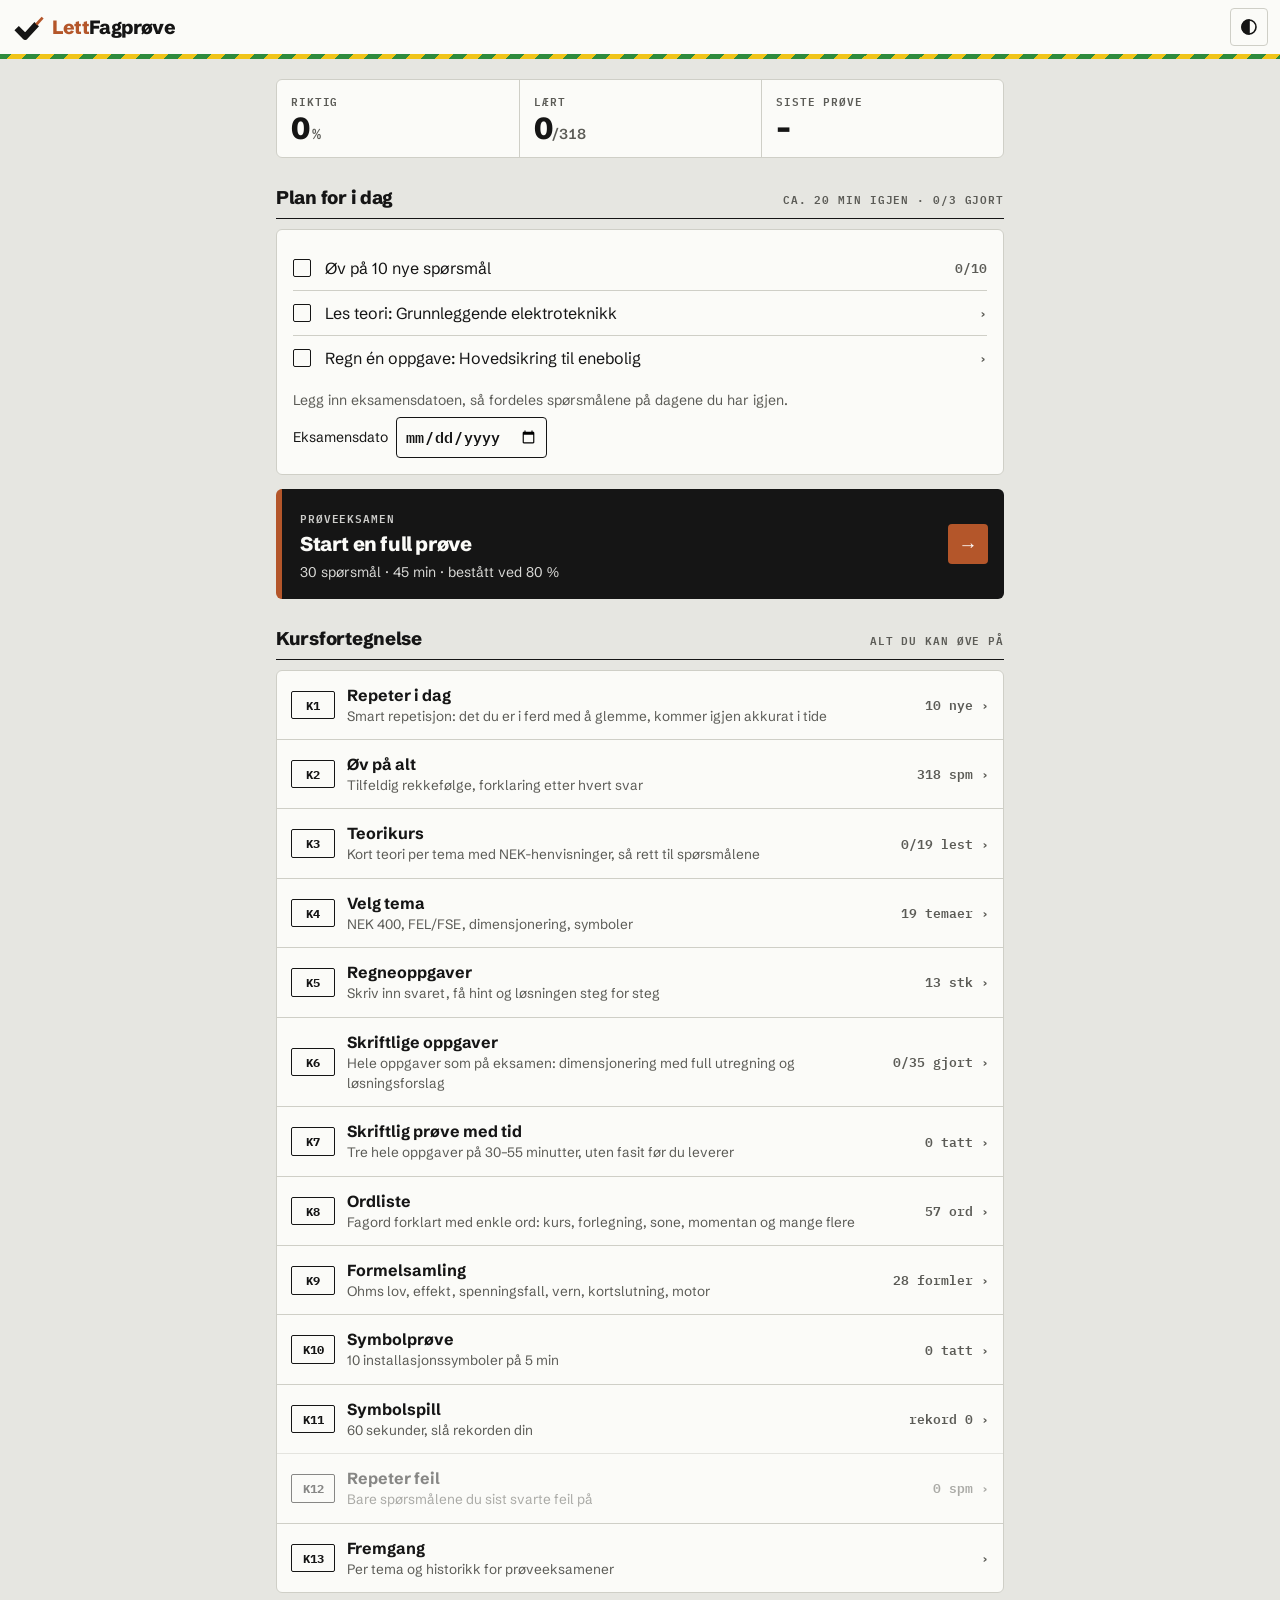
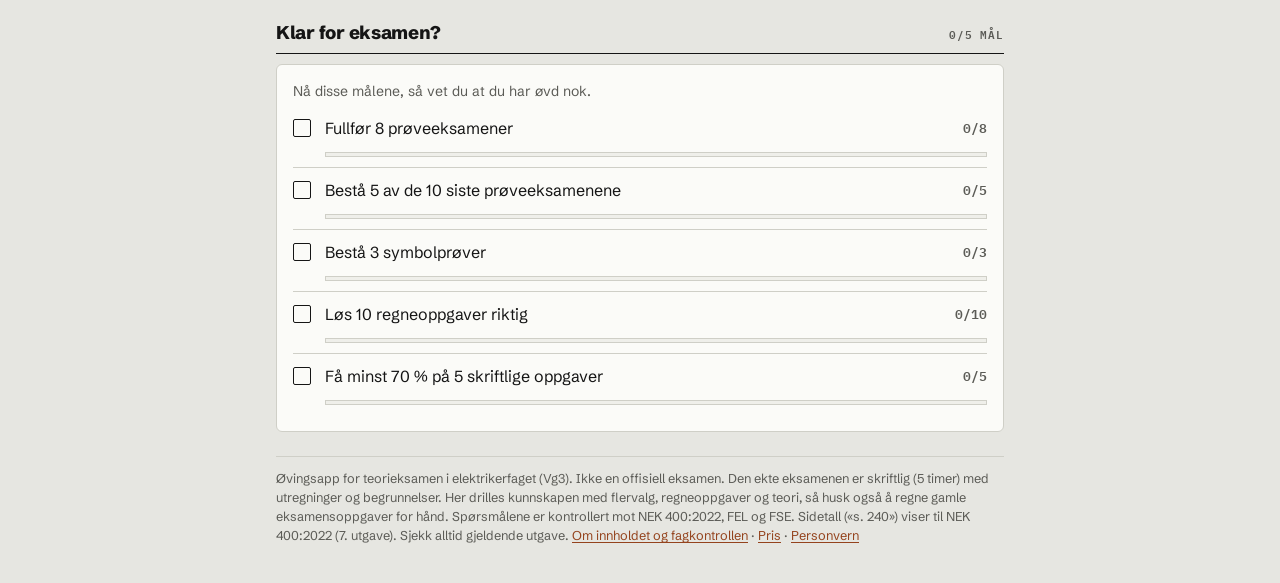
<file: index.html>
<!doctype html>
<html lang="no">
<head>
  <meta charset="utf-8">
  <meta name="viewport" content="width=device-width, initial-scale=1, viewport-fit=cover">
  <title>LettFagprøve – øv til teorieksamen i elektrikerfaget</title>
  <meta name="description" content="Øv til teorieksamen før fagprøven i elektrikerfaget: flervalg, regneoppgaver og prøveeksamen.">
  <meta name="theme-color" content="#e6e6e1">
  <meta name="robots" content="noindex">
  <link rel="manifest" href="manifest.webmanifest">
  <link rel="icon" href="ikoner/ikon.svg" type="image/svg+xml">
  <link rel="apple-touch-icon" href="ikoner/ikon-192.png">
  <meta name="apple-mobile-web-app-capable" content="yes">
  <meta name="apple-mobile-web-app-title" content="LettFagprøve">
  <link rel="stylesheet" href="css/stil.css">
</head>
<body>
  <header class="topp">
    <button class="tilbake" id="tilbake" aria-label="Tilbake" hidden>‹</button>
    <a class="logo" href="#/" aria-label="LettFagprøve – til forsiden"><svg viewBox="78 108 352 282" aria-hidden="true"><path d="M118,262 L212,356 L338.7,217.4" fill="none" stroke="currentColor" stroke-width="68" stroke-linejoin="round"/><path d="M334.7,221.8 L404,146" fill="none" stroke="var(--kobber)" stroke-width="30"/></svg></a>
    <h1 id="tittel">LettFagprøve</h1>
    <button class="tema" id="tema" aria-label="Bytt lyst/mørkt tema" title="Lyst/mørkt"><svg viewBox="0 0 20 20" fill="none" stroke="currentColor" stroke-width="1.6"><circle cx="10" cy="10" r="7"/><path d="M10 3a7 7 0 0 0 0 14z" fill="currentColor"/></svg></button>
  </header>
  <main id="app" tabindex="-1"></main>
  <noscript>LettFagprøve trenger JavaScript.</noscript>

  <!-- Innhold: rediger disse filene for å endre spørsmål og oppgaver -->
  <script src="data/innstillinger.js"></script>
  <script src="data/symboler.js"></script>
  <script src="data/bilder.js"></script>
  <script src="data/sporsmal.js"></script>
  <script src="data/regneoppgaver.js"></script>
  <script src="data/formler.js"></script>
  <script src="data/kurs.js"></script>
  <script src="data/forsta.js"></script>
  <script src="data/skriftlig.js"></script>
  <script src="data/ordliste.js"></script>
  <script src="data/hvorfor.js"></script>
  <script src="js/app.js"></script>
</body>
</html>
</file>
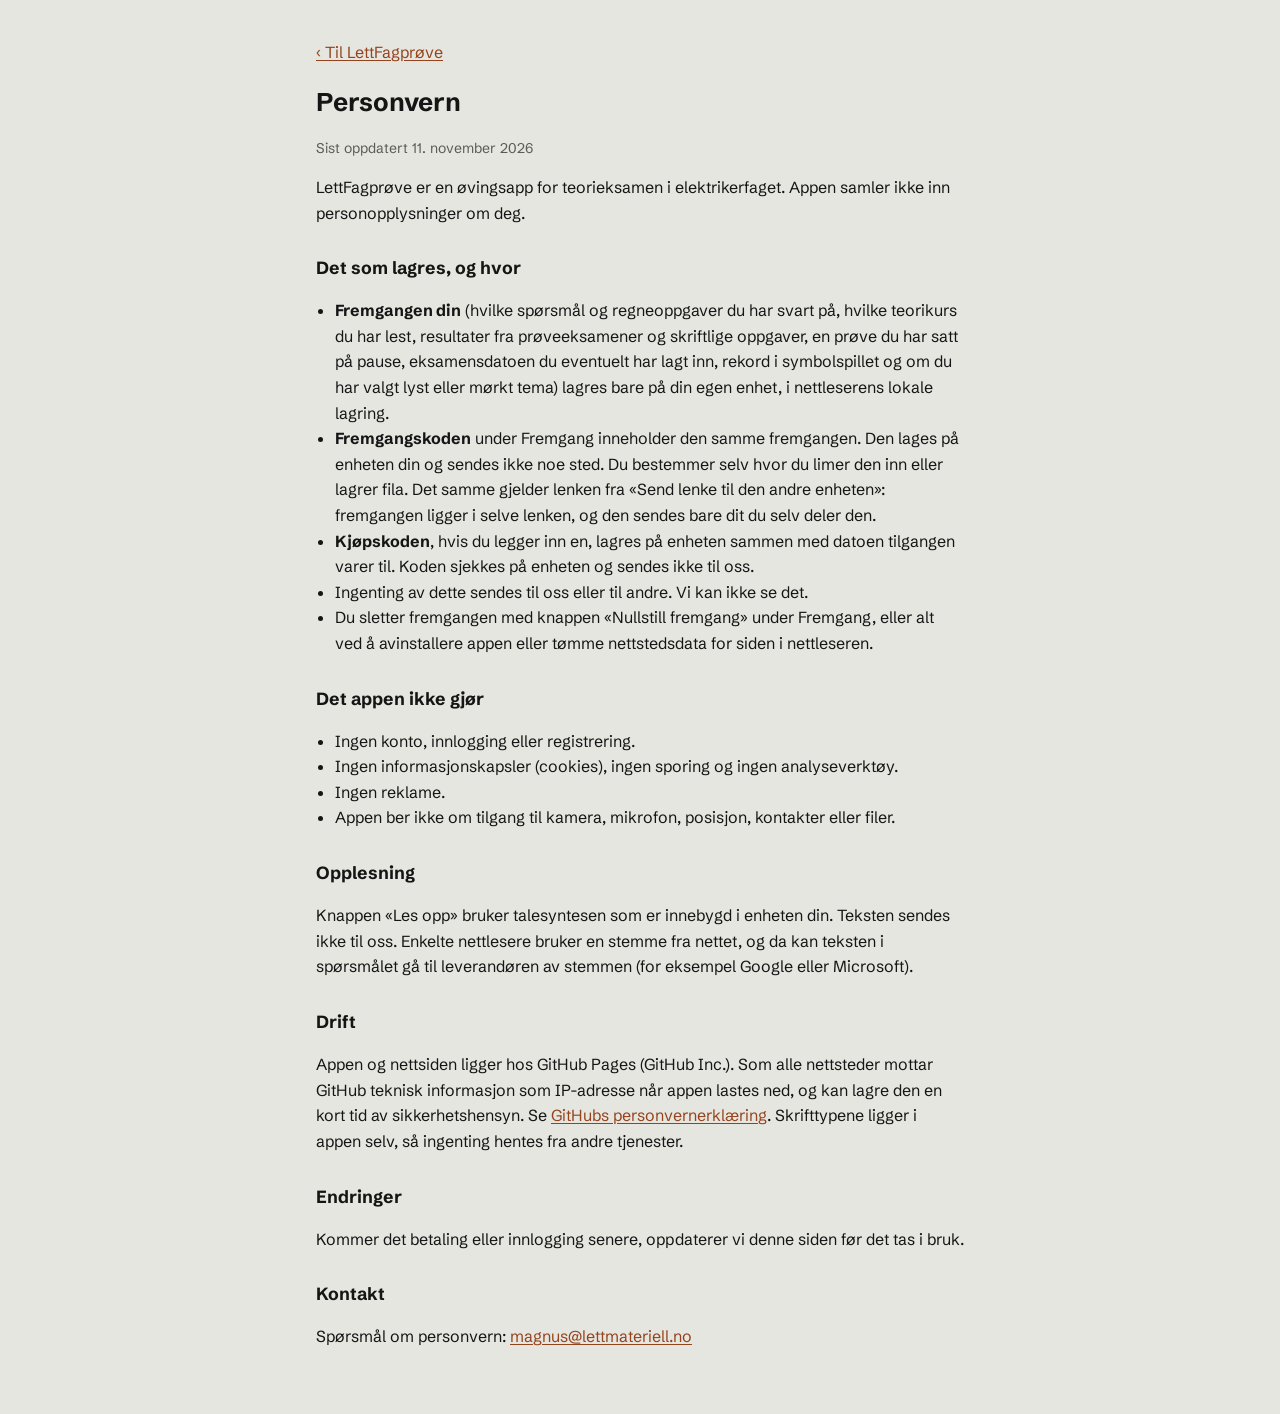
<file: personvern.html>
<!doctype html>
<html lang="no">
<head>
  <meta charset="utf-8">
  <meta name="viewport" content="width=device-width, initial-scale=1">
  <title>Personvern – LettFagprøve</title>
  <meta name="theme-color" content="#e6e6e1">
  <link rel="icon" href="ikoner/ikon.svg" type="image/svg+xml">
  <link rel="stylesheet" href="css/stil.css">
  <style>
    .side { max-width: 680px; margin: 0 auto; padding: 24px 16px 48px; line-height: 1.6; }
    .side h1 { font-size: 1.6rem; margin: 0 0 4px; }
    .side h2 { font-size: 1.1rem; margin: 28px 0 6px; }
    .side ul { padding-left: 1.2em; }
  </style>
</head>
<body>
  <main class="side">
    <p><a href="./">‹ Til LettFagprøve</a></p>
    <h1>Personvern</h1>
    <p class="dempet liten">Sist oppdatert 11. november 2026</p>

    <p>LettFagprøve er en øvingsapp for teorieksamen i elektrikerfaget. Appen samler ikke inn personopplysninger om deg.</p>

    <h2>Det som lagres, og hvor</h2>
    <ul>
      <li><strong>Fremgangen din</strong> (hvilke spørsmål og regneoppgaver du har svart på, hvilke teorikurs du har lest, resultater fra prøveeksamener og skriftlige oppgaver, en prøve du har satt på pause, eksamensdatoen du eventuelt har lagt inn, rekord i symbolspillet og om du har valgt lyst eller mørkt tema) lagres bare på din egen enhet, i nettleserens lokale lagring.</li>
      <li><strong>Fremgangskoden</strong> under Fremgang inneholder den samme fremgangen. Den lages på enheten din og sendes ikke noe sted. Du bestemmer selv hvor du limer den inn eller lagrer fila. Det samme gjelder lenken fra «Send lenke til den andre enheten»: fremgangen ligger i selve lenken, og den sendes bare dit du selv deler den.</li>
      <li><strong>Kjøpskoden</strong>, hvis du legger inn en, lagres på enheten sammen med datoen tilgangen varer til. Koden sjekkes på enheten og sendes ikke til oss.</li>
      <li>Ingenting av dette sendes til oss eller til andre. Vi kan ikke se det.</li>
      <li>Du sletter fremgangen med knappen «Nullstill fremgang» under Fremgang, eller alt ved å avinstallere appen eller tømme nettstedsdata for siden i nettleseren.</li>
    </ul>

    <h2>Det appen ikke gjør</h2>
    <ul>
      <li>Ingen konto, innlogging eller registrering.</li>
      <li>Ingen informasjonskapsler (cookies), ingen sporing og ingen analyseverktøy.</li>
      <li>Ingen reklame.</li>
      <li>Appen ber ikke om tilgang til kamera, mikrofon, posisjon, kontakter eller filer.</li>
    </ul>

    <h2>Opplesning</h2>
    <p>Knappen «Les opp» bruker talesyntesen som er innebygd i enheten din. Teksten sendes ikke til oss. Enkelte nettlesere bruker en stemme fra nettet, og da kan teksten i spørsmålet gå til leverandøren av stemmen (for eksempel Google eller Microsoft).</p>

    <h2>Drift</h2>
    <p>Appen og nettsiden ligger hos GitHub Pages (GitHub Inc.). Som alle nettsteder mottar GitHub teknisk informasjon som IP-adresse når appen lastes ned, og kan lagre den en kort tid av sikkerhetshensyn. Se <a href="https://docs.github.com/site-policy/privacy-policies/github-general-privacy-statement">GitHubs personvernerklæring</a>. Skrifttypene ligger i appen selv, så ingenting hentes fra andre tjenester.</p>

    <h2>Endringer</h2>
    <p>Kommer det betaling eller innlogging senere, oppdaterer vi denne siden før det tas i bruk.</p>

    <h2>Kontakt</h2>
    <p>Spørsmål om personvern: <a href="mailto:magnus@lettmateriell.no">magnus@lettmateriell.no</a></p>
  </main>
</body>
</html>
</file>
<file: css/stil.css>
@font-face { font-family: "Schibsted Grotesk"; font-style: normal; font-weight: 400; font-display: swap; src: url("../fonter/schibsted-grotesk-latin-400-normal.woff2") format("woff2"); }
@font-face { font-family: "Schibsted Grotesk"; font-style: normal; font-weight: 600; font-display: swap; src: url("../fonter/schibsted-grotesk-latin-600-normal.woff2") format("woff2"); }
@font-face { font-family: "Schibsted Grotesk"; font-style: normal; font-weight: 700; font-display: swap; src: url("../fonter/schibsted-grotesk-latin-700-normal.woff2") format("woff2"); }
@font-face { font-family: "Schibsted Grotesk"; font-style: normal; font-weight: 800; font-display: swap; src: url("../fonter/schibsted-grotesk-latin-800-normal.woff2") format("woff2"); }
@font-face { font-family: "IBM Plex Mono"; font-style: normal; font-weight: 400; font-display: swap; src: url("../fonter/ibm-plex-mono-latin-400-normal.woff2") format("woff2"); }
@font-face { font-family: "IBM Plex Mono"; font-style: normal; font-weight: 600; font-display: swap; src: url("../fonter/ibm-plex-mono-latin-600-normal.woff2") format("woff2"); }
@font-face { font-family: "IBM Plex Mono"; font-style: normal; font-weight: 700; font-display: swap; src: url("../fonter/ibm-plex-mono-latin-700-normal.woff2") format("woff2"); }

/* LettFagprøve – stil.
   Uttrykk: tavleskap og merkelapper. Lys grå som et tavleskap (RAL 7035), hvite flater som
   modulfronter, svarte knapper, kobber som eneste aksentfarge. Skarpe streker i stedet for myke skygger.
   Signatur: grønn/gul PE-stripe under toppen. K-numre og temakoder ser ut som tavlemerking.
   Fargene står som variabler her øverst. Tidligere versjon: nek-kilde/stil-backup-morkt.css */
:root {
  --bg: #e6e6e1;          /* tavleskap, lys grå */
  --flate: #fbfbf8;       /* modulfront */
  --flate-2: #efefea;     /* svak bakgrunn i felt */
  --tekst: #151515;
  --dempet: #5b5b56;
  --linje: #cfcfc7;
  --linje-sterk: #151515;
  --primar: #151515;      /* knapper: svart */
  --primar-tekst: #fbfbf8;
  --knapp-tekst: #fff;     /* tekst på grønn, rød og kobber */
  --kobber: #b4562a;      /* aksent: kobberleder */
  --kobber-svak: #f3e3d8;
  --lenke: #94431d;
  --gul: #f0c419;         /* PE-gul */
  --gronn: #2e8b3d;       /* PE-grønn */
  --riktig: #287236;
  --riktig-bg: #e3efe1;
  --feil: #bf3128;
  --feil-bg: #f6e1de;
  --topp: #fbfbf8;
  --topp-tekst: #151515;
  --mono: "IBM Plex Mono", ui-monospace, Consolas, monospace;
  --sans: "Schibsted Grotesk", "Segoe UI", system-ui, sans-serif;
  --r: 6px;
  --r-s: 4px;
  color-scheme: light;
}
/* Mørkt tema bare når brukeren velger det med knappen (lyst er standard). */
:root[data-theme="dark"] {
  --bg: #141515; --flate: #1c1d1d; --flate-2: #252626; --tekst: #ecebe5; --dempet: #a09f98;
  --linje: #34352f; --linje-sterk: #ecebe5; --primar: #ecebe5; --primar-tekst: #141515; --knapp-tekst: #141515;
  --kobber: #e08a5c; --kobber-svak: #3a2519; --lenke: #eea27a;
  --riktig: #73c47f; --riktig-bg: #18291a; --feil: #f0857b; --feil-bg: #2e1715;
  --topp: #1c1d1d; --topp-tekst: #ecebe5;
  color-scheme: dark;
}

* { box-sizing: border-box; }
html, body { margin: 0; }
body {
  background: var(--bg); color: var(--tekst);
  font: 16px/1.5 var(--sans);
  min-height: 100dvh;
  padding-bottom: env(safe-area-inset-bottom);
  -webkit-font-smoothing: antialiased;
}
button { font: inherit; color: inherit; }
a { color: var(--lenke); text-underline-offset: 2px; }
a.knapp, a.kategori, a.rad-lenke { color: inherit; text-decoration: none; }
:focus-visible { outline: 2px solid var(--kobber); outline-offset: 2px; }

/* ---------- Topp med PE-stripe ---------- */
.topp {
  position: sticky; top: 0; z-index: 5;
  display: flex; align-items: center; gap: 6px;
  padding: calc(8px + env(safe-area-inset-top)) 12px 8px;
  background: var(--topp); color: var(--topp-tekst);
  border-bottom: 5px solid transparent;
  border-image: repeating-linear-gradient(135deg, var(--gronn) 0 10px, var(--gul) 10px 20px) 5;
}
.topp h1 {
  flex: 1; margin: 0; min-width: 0;
  font-size: 1.2rem; font-weight: 800; letter-spacing: -.02em;
  white-space: nowrap; overflow: hidden; text-overflow: ellipsis;
}
.topp button {
  background: transparent; border: 1.5px solid var(--linje); color: inherit; cursor: pointer;
  width: 38px; height: 38px; border-radius: var(--r-s); font-size: 1.3rem; line-height: 1;
  display: grid; place-items: center;
}
.topp button:hover { border-color: var(--linje-sterk); }
.topp button[hidden] { display: none; }
.topp button svg { width: 20px; height: 20px; }
.topp .logo { display: grid; place-items: center; width: 34px; height: 34px; color: var(--topp-tekst); flex: 0 0 auto; }
.topp .logo svg { width: 32px; height: 26px; }
.topp h1 .lett { color: var(--kobber); }

main { max-width: 760px; margin: 0 auto; padding: 20px 16px 30px; outline: none; }

/* ---------- Byggeklosser ---------- */
.kort {
  background: var(--flate); border: 1.5px solid var(--linje); border-radius: var(--r);
  padding: 16px; margin-bottom: 14px;
}
.dempet { color: var(--dempet); }
.liten { font-size: .875rem; }
.etikett { font: 600 .7rem/1.2 var(--mono); letter-spacing: .08em; text-transform: uppercase; color: var(--dempet); }
.seksjon-tittel {
  display: flex; justify-content: space-between; align-items: baseline; gap: 8px;
  margin: 26px 0 10px; padding-bottom: 6px; border-bottom: 1.5px solid var(--linje-sterk);
}
.seksjon-tittel h2 { margin: 0; font-size: 1.15rem; font-weight: 800; letter-spacing: -.015em; }
.helt { text-align: left; padding: 20px 16px; }
.helt .stor { font: 800 2.9rem/1 var(--sans); letter-spacing: -.04em; margin-bottom: 6px; font-variant-numeric: tabular-nums; }

.knapp {
  display: flex; align-items: center; justify-content: center; gap: 8px;
  width: 100%; min-height: 48px; padding: 12px 16px; margin: 10px 0 0;
  border: 1.5px solid var(--linje-sterk); border-radius: var(--r-s); background: var(--flate);
  cursor: pointer; font-weight: 700; text-align: center;
}
.knapp:hover { background: var(--flate-2); }
.knapp.primar { background: var(--primar); color: var(--primar-tekst); border-color: var(--primar); }
.knapp.primar:hover { background: var(--primar); box-shadow: inset 0 -3px 0 var(--kobber); }
.knapp:disabled { opacity: .45; cursor: default; }
a.knapp.primar { color: var(--primar-tekst); }

/* ---------- Forside ---------- */
.status {
  display: grid; grid-template-columns: repeat(3, 1fr);
  border: 1.5px solid var(--linje); border-radius: var(--r); background: var(--flate);
}
.status > div { padding: 14px 14px 12px; border-left: 1.5px solid var(--linje); }
.status > div:first-child { border-left: 0; }
.status .verdi { font: 800 1.9rem/1.05 var(--sans); letter-spacing: -.04em; margin-top: 6px; font-variant-numeric: tabular-nums; }
.status .verdi small { font-size: .9rem; color: var(--dempet); font-weight: 600; letter-spacing: 0; }
@media (max-width: 420px) { .status .verdi { font-size: 1.4rem; } .status > div { padding: 12px 10px; } }

.start-eksamen {
  display: flex; align-items: center; gap: 14px; margin-top: 14px; padding: 16px 16px 16px 18px;
  background: var(--primar); color: var(--primar-tekst); border-radius: var(--r); text-decoration: none;
  border-left: 6px solid var(--kobber);
}
.start-eksamen .tekst { flex: 1; }
.start-eksamen strong { display: block; font-size: 1.25rem; font-weight: 800; letter-spacing: -.02em; }
.start-eksamen .pil {
  font: 700 1.2rem var(--mono); width: 40px; height: 40px; border-radius: var(--r-s);
  display: grid; place-items: center; background: var(--kobber); color: var(--knapp-tekst); transition: transform .15s;
}
.start-eksamen:hover .pil { transform: translateX(3px); }

/* Menyen som kursfortegnelse, K-numrene som tavlemerking */
.kurser { border: 1.5px solid var(--linje); border-radius: var(--r); background: var(--flate); }
.kurs-rad {
  display: grid; grid-template-columns: 44px 1fr auto; align-items: center; gap: 12px;
  padding: 12px 14px; border-top: 1.5px solid var(--linje); color: inherit; text-decoration: none;
}
.kurs-rad:first-child { border-top: 0; }
.kurs-rad:hover { background: var(--flate-2); }
.kurs-rad:hover .kurs-nr { background: var(--kobber); border-color: var(--kobber); color: var(--knapp-tekst); }
.kurs-rad[aria-disabled="true"] { opacity: .5; pointer-events: none; }
.kurs-nr {
  font: 700 .78rem/1 var(--mono); text-align: center; padding: 7px 0;
  border: 1.5px solid var(--linje-sterk); border-radius: 2px; background: var(--flate);
}
.kurs-rad .navn { font-weight: 700; }
.kurs-rad .navn small { display: block; font-weight: 400; color: var(--dempet); font-size: .85rem; }
.kurs-rad .hoyre { font: 600 .82rem var(--mono); color: var(--dempet); white-space: nowrap; }

/* ---------- Temaliste ---------- */
.kategori {
  display: grid; grid-template-columns: 64px 1fr auto; align-items: center; gap: 12px; width: 100%;
  padding: 12px 14px; margin: 0; text-align: left; color: inherit;
  border: 1.5px solid var(--linje); border-top: 0; background: var(--flate); cursor: pointer;
}
.kategori:first-child { border-top: 1.5px solid var(--linje); border-radius: var(--r) var(--r) 0 0; }
.kategori:last-child { border-radius: 0 0 var(--r) var(--r); }
.kategori:hover { background: var(--flate-2); }
.kategori .ikon, .kode {
  font: 700 .72rem/1 var(--mono); letter-spacing: .02em; text-align: center;
  padding: 6px 4px; border: 1.5px solid var(--linje-sterk); border-radius: 2px; white-space: nowrap; background: var(--flate);
}
.kategori .navn { font-weight: 700; min-width: 0; }
.kategori .pil { font-family: var(--mono); color: var(--dempet); }
.stolpe { height: 5px; background: var(--flate-2); border: 1px solid var(--linje); overflow: hidden; margin-top: 7px; }
.stolpe > span { display: block; height: 100%; background: var(--kobber); }
.stolpe.svak > span { background: var(--feil); }

/* ---------- Spørsmål ---------- */
.fremdrift {
  display: flex; justify-content: space-between; align-items: center; gap: 8px; margin-bottom: 10px;
  font: 600 .8rem var(--mono); color: var(--dempet);
}
.timer { font: 700 1rem var(--mono); color: var(--tekst); padding: 2px 8px; border: 1.5px solid var(--linje-sterk); border-radius: 2px; background: var(--flate); }
.timer.lite { color: var(--feil); border-color: var(--feil); }

.spm-topp { display: flex; justify-content: space-between; align-items: center; gap: 8px; min-height: 30px; margin-bottom: 4px; }
.sporsmal { font-size: 1.22rem; font-weight: 700; line-height: 1.38; margin: 6px 0 16px; letter-spacing: -.01em; }

.alternativ {
  display: flex; align-items: flex-start; gap: 12px; width: 100%; text-align: left;
  padding: 12px; margin: 0 0 8px; color: var(--tekst);
  border: 1.5px solid var(--linje); border-radius: var(--r-s); background: var(--flate); cursor: pointer;
  line-height: 1.4;
}
.alternativ:hover:not(:disabled) { border-color: var(--linje-sterk); }
.alternativ.valgt { border-color: var(--linje-sterk); box-shadow: inset 4px 0 0 var(--kobber); }
.alternativ.riktig { border-color: var(--riktig); background: var(--riktig-bg); }
.alternativ.feil { border-color: var(--feil); background: var(--feil-bg); }
.alternativ:disabled { cursor: default; }
.bokstav {
  flex: 0 0 auto; width: 26px; height: 26px; border: 1.5px solid var(--linje-sterk); border-radius: 2px;
  display: inline-flex; align-items: center; justify-content: center;
  font: 700 .8rem var(--mono); color: var(--tekst); margin-top: -1px;
}
.alternativ.valgt .bokstav { background: var(--primar); border-color: var(--primar); color: var(--primar-tekst); }
.alternativ.riktig .bokstav { background: var(--riktig); border-color: var(--riktig); color: var(--knapp-tekst); }
.alternativ.feil .bokstav { background: var(--feil); border-color: var(--feil); color: var(--knapp-tekst); }

.forklaring { border-left: 4px solid var(--linje-sterk); padding: 10px 12px; margin-top: 12px; background: var(--flate-2); }
.forklaring.riktig { border-color: var(--riktig); }
.forklaring.feil { border-color: var(--feil); }

.lyd {
  border: 1.5px solid var(--linje); background: transparent; color: var(--tekst); border-radius: 2px;
  height: 30px; padding: 0 8px; font: 600 .75rem var(--mono); cursor: pointer; flex: 0 0 auto;
  display: inline-flex; align-items: center; gap: 6px;
}
.lyd:hover { border-color: var(--linje-sterk); }
.lyd svg { width: 15px; height: 15px; }
.spm-id { font: .7rem var(--mono); color: var(--dempet); text-align: right; margin-top: 10px; }
.resultat-liste .spm-id { display: inline; margin-left: 6px; }
.tips { text-align: left; margin: 10px 0 0; font-family: var(--mono); font-size: .72rem; }
@media (hover: none) { .tips { display: none; } }

/* Figurer (installasjonssymboler) */
.figur { display: flex; justify-content: center; margin: 4px 0 12px; padding: 10px; color: var(--tekst);
  background: var(--flate-2); border: 1.5px dashed var(--linje); }
.figur svg { width: 120px; height: 120px; }
.figur.liten-figur { justify-content: flex-start; margin: 6px 0; padding: 4px; background: transparent; border: 0; }
.figur.liten-figur svg { width: 60px; height: 60px; }

/* Regneoppgaver */
.felt { display: flex; gap: 8px; align-items: center; margin-top: 10px; }
.felt input {
  flex: 1; min-width: 0; min-height: 48px; padding: 10px 12px; font: 600 1.1rem var(--mono); color: inherit;
  border: 1.5px solid var(--linje-sterk); border-radius: var(--r-s); background: var(--flate);
}
.felt input:focus { outline: none; box-shadow: inset 0 -3px 0 var(--kobber); }
.felt .enhet { font: 700 1rem var(--mono); }
.losning ol { padding-left: 20px; margin: 8px 0 0; }
.losning li { margin-bottom: 4px; font-family: var(--mono); font-size: .88rem; }
code, .formel { font-family: var(--mono); background: var(--flate-2); padding: 1px 5px; border-radius: 2px; }

/* Prøveeksamen: oversikt */
.meny { display: grid; grid-template-columns: 1fr 1fr; gap: 8px; }
.meny .knapp { margin: 0; }
.oversikt { margin-top: 14px; }
.oversikt summary { cursor: pointer; font-weight: 700; }
.nav-rutenett { display: grid; grid-template-columns: repeat(auto-fill, minmax(40px, 1fr)); gap: 4px; margin-top: 12px; }
.nr { height: 36px; border-radius: 2px; border: 1.5px solid var(--linje); background: var(--flate); color: var(--tekst); cursor: pointer; font: 600 .8rem var(--mono); }
.nr.besvart { background: var(--primar); border-color: var(--primar); color: var(--primar-tekst); }
.nr.aktiv { outline: 2px solid var(--kobber); outline-offset: 1px; }

/* Resultater */
.resultat-liste .rad { padding: 12px 0; border-top: 1.5px solid var(--linje); }
.merke { display: inline-block; padding: 2px 6px; border-radius: 2px; font: 600 .72rem var(--mono); text-transform: uppercase; letter-spacing: .04em; }
.merke.riktig { background: var(--riktig-bg); color: var(--riktig); }
.merke.feil { background: var(--feil-bg); color: var(--feil); }

/* «Klar for eksamen?» som sjekkliste */
.klar-rad { display: grid; grid-template-columns: 22px 1fr auto; gap: 10px; align-items: center; padding: 10px 0; border-top: 1.5px solid var(--linje); }
.klar-rad:first-of-type { border-top: 0; }
.boks { width: 18px; height: 18px; border: 1.5px solid var(--linje-sterk); border-radius: 2px; display: grid; place-items: center; font-size: .75rem; }
.klar-rad.ok .boks { background: var(--riktig); border-color: var(--riktig); color: var(--knapp-tekst); }
.klar-rad .teller { font: 600 .8rem var(--mono); color: var(--dempet); }
.klar-rad .stolpe { grid-column: 2 / 4; margin-top: 2px; }

/* Graf */
.graf { width: 100%; height: auto; margin-top: 10px; display: block; }
.graf .krav-linje { stroke: var(--dempet); stroke-dasharray: 4 3; stroke-width: 1; }
.graf .graf-tekst { fill: var(--dempet); font-size: 9px; font-family: var(--mono); }
.graf .soyle-ok { fill: var(--riktig); }
.graf .soyle-feil { fill: var(--feil); }

.info { font-size: .8rem; color: var(--dempet); margin: 24px 0 8px; padding-top: 12px; border-top: 1.5px solid var(--linje); }

/* Foto i spørsmål (data/bilder.js) */
.foto { margin: 4px 0 14px; border: 1.5px solid var(--linje); background: var(--flate-2); }
.foto img { display: block; width: 100%; max-height: 300px; object-fit: contain; background: #fff; }
.foto figcaption { font: .68rem var(--mono); color: var(--dempet); padding: 6px 8px; border-top: 1.5px solid var(--linje); }
.foto figcaption a { color: inherit; }
.foto.liten-foto { width: 110px; margin: 6px 0; }
.foto.liten-foto img { max-height: 80px; }

/* Formelsamling og hint */
.formel-kort { padding: 12px 0; border-bottom: 1.5px solid var(--linje); }
.formel-kort:last-child { border-bottom: 0; padding-bottom: 0; }
.forklaring .formel-kort { padding: 10px 0; }
.formel-navn { font: 600 .72rem var(--mono); text-transform: uppercase; letter-spacing: .07em; color: var(--dempet); }
.formel-hoved { font-family: var(--mono); font-size: 1.15rem; font-weight: 700; margin: 4px 0; overflow-wrap: anywhere; }
.formel-variant { font-family: var(--mono); font-size: .92rem; margin: 2px 0; overflow-wrap: anywhere; }
.forklaring.hint { border-color: var(--kobber); background: var(--kobber-svak); }
.sok {
  width: 100%; padding: 12px 14px; font: inherit; color: inherit; background: var(--flate);
  border: 1.5px solid var(--linje-sterk); border-radius: var(--r-s);
}
.sok:focus { outline: none; box-shadow: inset 0 -3px 0 var(--kobber); }

/* Teorikurs (data/kurs.js) */
.kurs-ingress { font-size: 1.08rem; line-height: 1.5; margin: 8px 0 12px; }
.kurs-innhold { margin: 0; padding-left: 0; list-style: none; counter-reset: del; border-top: 1.5px solid var(--linje); }
.kurs-innhold li { counter-increment: del; border-bottom: 1.5px solid var(--linje); }
.kurs-innhold a { display: flex; gap: 10px; padding: 9px 0; color: inherit; text-decoration: none; font-weight: 600; }
.kurs-innhold a::before { content: counter(del, decimal-leading-zero); font: 700 .78rem/1.9 var(--mono); color: var(--kobber); }
.kurs-innhold a:hover { color: var(--lenke); }
.kurs-del { scroll-margin-top: 76px; }
.kurs-del h3 { display: flex; align-items: baseline; gap: 10px; margin: 0 0 10px; font-size: 1.15rem; font-weight: 800; letter-spacing: -.015em; }
.kurs-del-nr { font: 700 .78rem var(--mono); color: var(--kobber); border: 1.5px solid var(--kobber); border-radius: 2px; padding: 3px 5px; }
.kurs-del p { margin: 0 0 10px; line-height: 1.6; }
.husk { border: 1.5px solid var(--linje-sterk); border-radius: var(--r-s); padding: 10px 12px 4px; margin: 12px 0 0; background: var(--flate); }
.husk ul { margin: 6px 0 6px; padding-left: 18px; }
.husk li { margin-bottom: 5px; }
.husk li::marker { color: var(--kobber); }
.kurs-del .forklaring.hint { margin-top: 12px; }
.kurs-kilde { font: .72rem var(--mono); color: var(--dempet); margin: 12px 0 0 !important; }

/* ---------- Forstå spørsmålet ---------- */
.forsta { margin: 4px 0 14px; border: 1px solid var(--linje-sterk); border-left: 4px solid var(--kobber); border-radius: var(--r-s); background: var(--flate-2); }
.forsta summary { cursor: pointer; padding: 9px 12px; font: 600 .8rem/1.3 var(--mono); color: var(--lenke); list-style: none; }
.forsta summary::-webkit-details-marker { display: none; }
.forsta summary::before { content: "+"; display: inline-block; width: 1.1em; font-weight: 700; color: var(--kobber); }
.forsta[open] summary::before { content: "–"; }
.forsta[open] summary { border-bottom: 1px solid var(--linje-sterk); }
.forsta p { margin: 10px 12px; line-height: 1.5; }
.forsta dl { margin: 10px 12px 12px; display: grid; gap: 8px; }
.forsta dl div { display: grid; grid-template-columns: 4.2em 1fr; gap: 10px; align-items: baseline; }
.forsta dt { font: 700 .9rem var(--mono); color: var(--tekst); background: var(--flate); border: 1px solid var(--linje-sterk); border-radius: var(--r-s); text-align: center; padding: 1px 4px; }
.forsta dd { margin: 0; line-height: 1.45; }
/* Lange fagord (f.eks. «referanseinstallasjonsmetode») skal brytes på smale skjermer i stedet for å gi sideveis scroll. */
.sporsmal, .kurs-del h3, .forklaring, .alternativ span { overflow-wrap: anywhere; }
@media (prefers-reduced-motion: reduce) { *, *::before, *::after { transition: none !important; scroll-behavior: auto !important; } }

/* Dagsplan, prøve på pause, skriftlige oppgaver og flytting av fremgang */
.plan-rad { color: inherit; text-decoration: none; }
.plan-rad:hover span:nth-child(2) { text-decoration: underline; }
.plan-rad.ok span:nth-child(2) { color: var(--dempet); text-decoration: line-through; }
.dato-felt { display: flex; align-items: center; gap: 8px; flex-wrap: wrap; }
.dato-felt input { font: 600 .95rem var(--mono); color: inherit; padding: 6px 8px; min-height: 40px; border: 1.5px solid var(--linje-sterk); border-radius: var(--r-s); background: var(--flate); }
.pagaende { display: flex; justify-content: space-between; align-items: center; gap: 10px; color: inherit; text-decoration: none; border-color: var(--kobber); }
.gitt { margin: 6px 0 0; padding-left: 20px; }
.gitt li { margin: 3px 0; }
.skr-tekst { display: block; width: 100%; box-sizing: border-box; margin: 10px 0 6px; padding: 10px 12px; font: 400 1rem/1.45 var(--sans); color: inherit; border: 1.5px solid var(--linje-sterk); border-radius: var(--r-s); background: var(--flate); resize: vertical; }
.skr-tekst:focus { outline: none; box-shadow: inset 0 -3px 0 var(--kobber); }
.sjekk-punkt { display: flex; gap: 8px; align-items: flex-start; margin: 6px 0; cursor: pointer; }
.sjekk-punkt input { margin-top: 4px; width: 18px; height: 18px; flex: none; }
#flytt .knapp { margin-top: 6px; }
.ordliste { margin: 0; }
.ordliste div { padding: 10px 0; border-top: 1.5px solid var(--linje); }
.ordliste div:first-child { border-top: 0; }
.ordliste dt { font-weight: 700; }
.ordliste dd { margin: 2px 0 0; }

/* Skriftlig prøve: klokke og lever-knapp følger med når du blar */
.prove-topp { position: sticky; top: 0; z-index: 5; display: flex; justify-content: space-between; align-items: center; gap: 10px; padding: 8px 0; background: var(--bg); }
.prove-topp .knapp { width: auto; margin: 0; }
</file>
